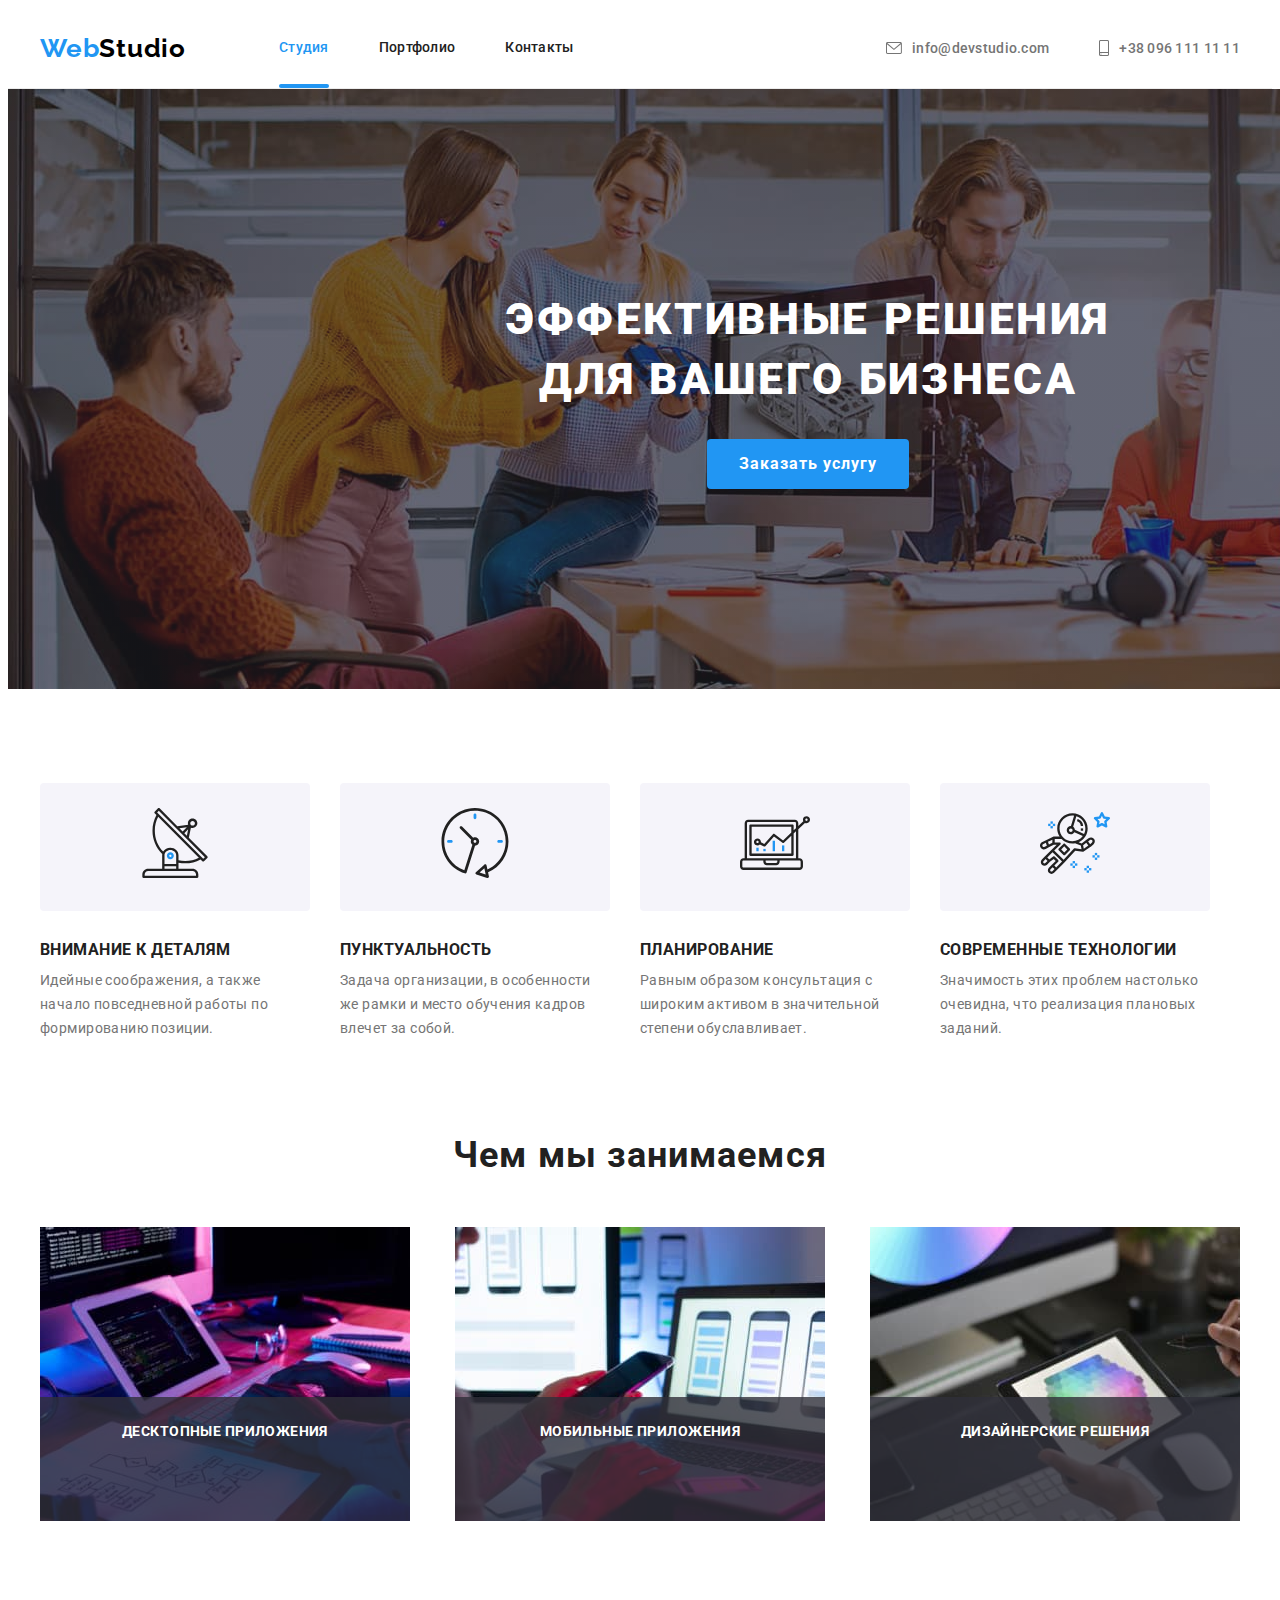
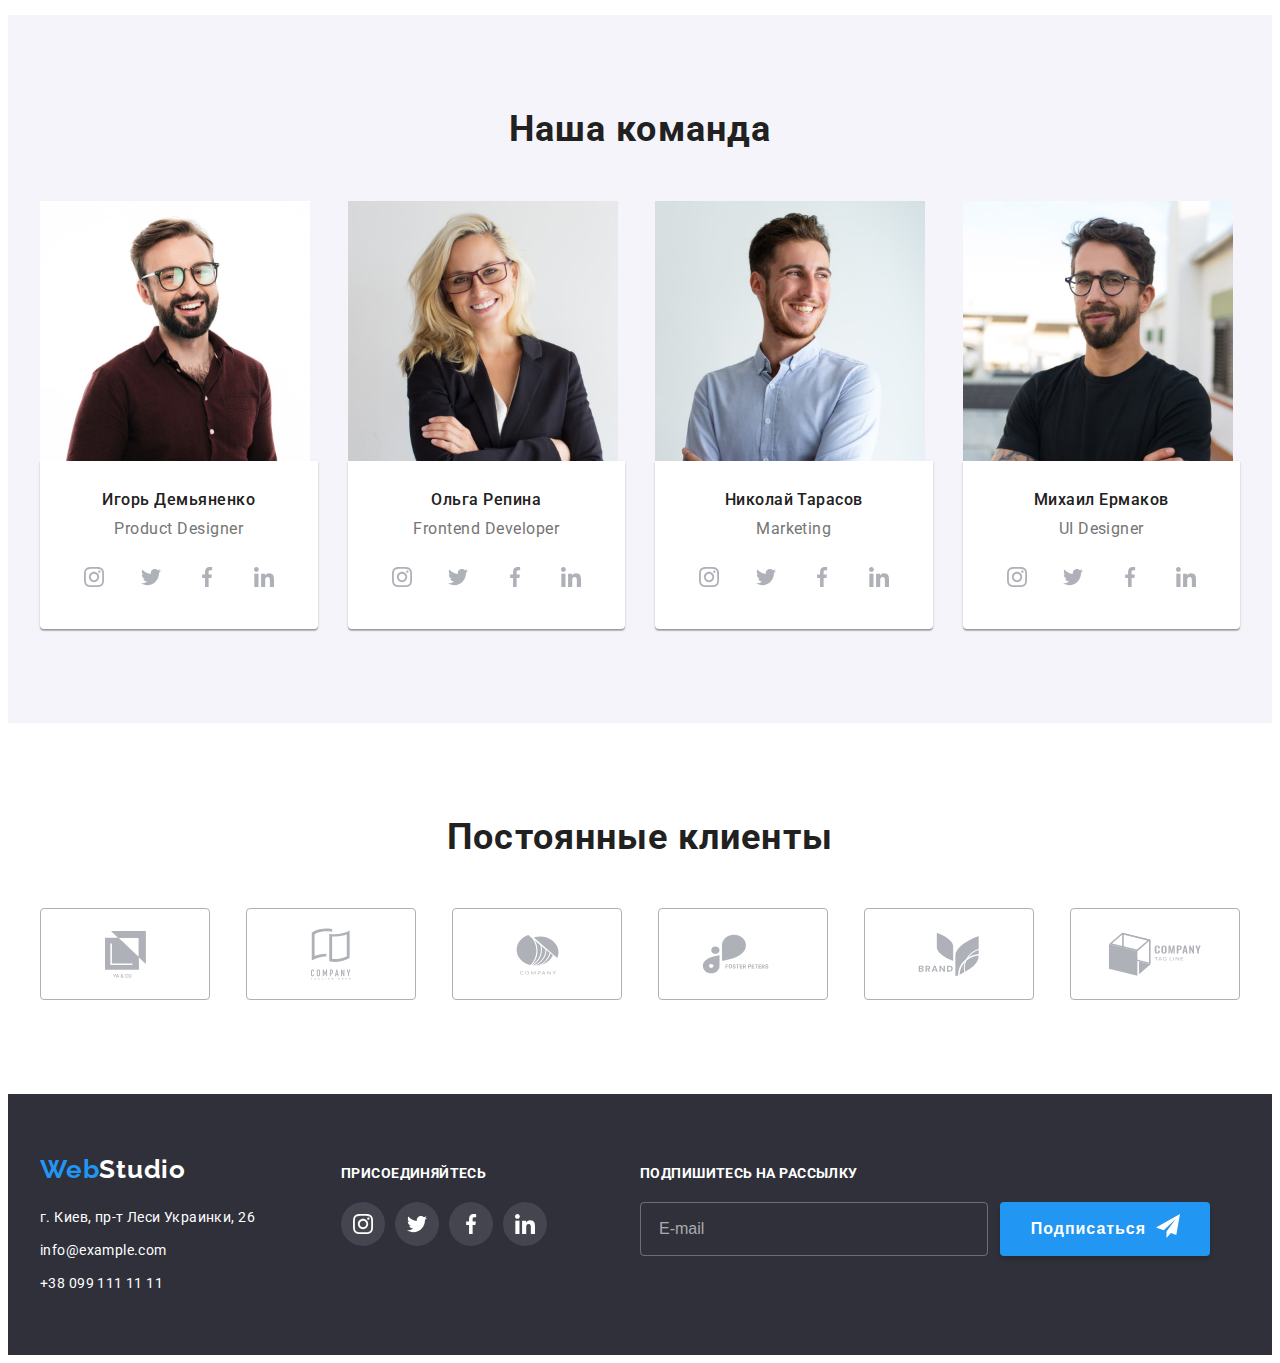
<file: index.html>
<!DOCTYPE html>
<html lang="ru">

<head>
  <meta charset="UTF-8" />
  <meta http-equiv="X-UA-Compatible" content="IE=edge" />
  <meta name="viewport" content="width=device-width, initial-scale=1.0" />
  <title lang="en">WebStudio</title>
  <link rel="preconnect" href="https://fonts.gstatic.com" />
  <link href="https://fonts.googleapis.com/css2?family=Raleway:wght@700&family=Roboto:wght@400;500;700;900&display=swap"
    rel="stylesheet" />
  <link rel="stylesheet" href="https://cdnjs.cloudflare.com/ajax/libs/modern-normalize/1.1.0/modern-normalize.min.css"
    integrity="sha512-wpPYUAdjBVSE4KJnH1VR1HeZfpl1ub8YT/NKx4PuQ5NmX2tKuGu6U/JRp5y+Y8XG2tV+wKQpNHVUX03MfMFn9Q=="
    crossorigin="anonymous" referrerpolicy="no-referrer" />
  <link rel="stylesheet" href="./css/styles.css" />
</head>

<body>
  <!--  Site header -->
  <header class="head">
    <div class="container header-container">
      <nav class="main-nav">
        <a class="logo link" lang="en" href="./index.html"><span class="accent">Web</span>Studio</a>
        <ul class="main-menu list">
          <li class="main-menu-item">
            <a class="link current" href="./index.html">Студия</a>
          </li>
          <li class="main-menu-item">
            <a class="link" href="./portfolio.html">Портфолио</a>
          </li>
          <li class="main-menu-item">
            <a class="link" href="#">Контакты</a>
          </li>
        </ul>
      </nav>
      <ul class="header-contacts list">
        <li class="item">
          <a class="link" href="mailto:info@devstudio.com">
             <svg class="envelope" width="16" height="12">
            <use href="./images/sprite.svg#icon-envelope" ></use>
          </svg>
          info@devstudio.com</a>
        </li>
        <li class="item">
          <a class="link" href="tel:+380961111111">
             <svg class="smartphone" width="10" height="16">
            <use href="./images/sprite.svg#icon-smartphone" ></use>
          </svg>
          +38 096 111 11 11</a>
        </li>
      </ul>
    </div>
  </header>
  <main>
    <!-- Hero -->
    <section class="hero-section">
      <div class="container">
        <h1 class="hero-title">Эффективные решения для вашего бизнеса</h1>
        <button class="hero-button" type="button" data-modal-open>Заказать услугу</button>
      </div>
    </section>
    <section>
      <div class="container section">
        <h2 class="visually-hidden">Преимущества</h2>
        <ul class="benefits list">
          <li class="item">
            <div class=benefits-visualization>
           <svg class="benefits-visualization-pic" width="70" height="70">
              <use href="./images/sprite.svg#icon-attention_to_details"></use>
            </svg>
            </div>
            <h3 class="title">Внимание к деталям</h3>
            <p>
              Идейные соображения, а также начало повседневной работы по формированию позиции.
            </p>
          </li>
          <li class="item">
            <div class=benefits-visualization>
           <svg class="benefits-visualization-pic" width="70" height="70">
              <use href="./images/sprite.svg#icon-punctuality"></use>
            </svg>
            </div>
            <h3 class="title">Пунктуальность</h3>
            <p>
              Задача организации, в особенности же рамки и место обучения кадров влечет за собой.
            </p>
          </li>
          <li class="item">
            <div class=benefits-visualization>
           <svg class="benefits-visualization-pic" width="70" height="70">
              <use href="./images/sprite.svg#icon-planning"></use>
            </svg>
            </div>
            <h3 class="title">Планирование</h3>
            <p>
              Равным образом консультация с широким активом в значительной степени обуславливает.
            </p>
          </li>
          <li class="item">
            <div class=benefits-visualization>
           <svg class="benefits-visualization-pic" width="70" height="70">
              <use href="./images/sprite.svg#icon-modern_technologies"></use>
            </svg>
          </div>
            <h3 class="title">Современные технологии</h3>
            <p>Значимость этих проблем настолько очевидна, что реализация плановых заданий.</p>
          </li>
        </ul>
      </div>
    </section>
    <section>
      <div class="container about">
        <h2 class="section-title">Чем мы занимаемся</h2>
        <ul class="section-list list">
          <li class="section-list-img">
              <img src="./images/what_are_we_doing/box_1.jpg" alt="разработка с нуля" width="370" height="294" />
              <h3 class="section-list-overlay">Десктопные приложения</h3>
          </li>
          <li class="section-list-img">
            <img src="./images/what_are_we_doing/box_2.jpg" alt="разработка под мобильные приложения" width="370"
              height="294" />
              <h3 class="section-list-overlay">Мобильные приложения</h3>
          </li>
          <li class="section-list-img">
            <img src="./images/what_are_we_doing/box_3.jpg" alt="дизайн" width="370" height="294" />
            <h3 class="section-list-overlay">Дизайнерские решения</h3>
          </li>
        </ul>
      </div>
    </section>
    <section class="our-team-section">
      <div class="container section">
        <h2 class="section-title">Наша команда</h2>
        <ul class="team list">
          <li class="team-item">
            <img src="./images/our_team/product_designer.jpg" width="270" height="260" alt="Игорь Демьяненко" />
            <div class="our-team-member">
              <h3 class="team-member">Игорь Демьяненко</h3>
              <p class="position" lang="en">Product Designer</p>
              <ul class="social-list list">
                <li class="social-list-item">
                  <a href="#" class="social-list-item-link">
                    <svg class="social-list-icon" width="20" height="20">
                      <use href="./images/sprite.svg#icon-instagram"></use>
                    </svg>
                  </a>
                </li>
                <li class="social-list-item">
                  <a href="#" class="social-list-item-link">
                    <svg class="social-list-icon" width="20" height="20">
                      <use href="./images/sprite.svg#icon-twitter"></use>
                    </svg>
                  </a>
                </li>
                <li class="social-list-item">
                  <a href="#" class="social-list-item-link">
                    <svg class="social-list-icon" width="20" height="20">
                      <use href="./images/sprite.svg#icon-facebook"></use>
                    </svg>
                  </a>
                </li>
                <li class="social-list-item">
                  <a href="#" class="social-list-item-link">
                    <svg class="social-list-icon" width="20" height="20">
                      <use href="./images/sprite.svg#icon-linkedin"></use>
                    </svg>
                  </a>
                </li>
              </ul>
            </div>
          </li>
          <li class="team-item">
            <img src="./images/our_team/frontend_developer.jpg" width="270" height="260" alt="Ольга Репина" />
            <div class="our-team-member">
              <h3 class="team-member">Ольга Репина</h3>
              <p class="position" lang="en">Frontend Developer</p>
              <ul class="social-list list">
                <li class="social-list-item">
                  <a href="#" class="social-list-item-link">
                    <svg class="social-list-icon" width="20" height="20">
                      <use href="./images/sprite.svg#icon-instagram"></use>
                    </svg>
                  </a>
                </li>
                <li class="social-list-item">
                  <a href="#" class="social-list-item-link">
                    <svg class="social-list-icon" width="20" height="20">
                      <use href="./images/sprite.svg#icon-twitter"></use>
                    </svg>
                  </a>
                </li>
                <li class="social-list-item">
                  <a href="#" class="social-list-item-link">
                    <svg class="social-list-icon" width="20" height="20">
                      <use href="./images/sprite.svg#icon-facebook"></use>
                    </svg>
                  </a>
                </li>
                <li class="social-list-item">
                  <a href="#" class="social-list-item-link">
                    <svg class="social-list-icon" width="20" height="20">
                      <use href="./images/sprite.svg#icon-linkedin"></use>
                    </svg>
                  </a>
                </li>
              </ul>
            </div>
          </li>
          <li class="team-item">
            <img src="./images/our_team/marketing.jpg" width="270" height="260" alt="Николай Тарасов" />
            <div class="our-team-member">
              <h3 class="team-member">Николай Тарасов</h3>
              <p class="position" lang="en">Marketing</p>
              <ul class="social-list list">
                <li class="social-list-item">
                  <a href="#" class="social-list-item-link">
                    <svg class="social-list-icon" width="20" height="20">
                      <use href="./images/sprite.svg#icon-instagram"></use>
                    </svg>
                  </a>
                </li>
                <li class="social-list-item">
                  <a href="#" class="social-list-item-link">
                    <svg class="social-list-icon" width="20" height="20">
                      <use href="./images/sprite.svg#icon-twitter"></use>
                    </svg>
                  </a>
                </li>
                <li class="social-list-item">
                  <a href="#" class="social-list-item-link">
                    <svg class="social-list-icon" width="20" height="20">
                      <use href="./images/sprite.svg#icon-facebook"></use>
                    </svg>
                  </a>
                </li>
                <li class="social-list-item">
                  <a href="#" class="social-list-item-link">
                    <svg class="social-list-icon" width="20" height="20">
                      <use href="./images/sprite.svg#icon-linkedin"></use>
                    </svg>
                  </a>
                </li>
              </ul>
            </div>
          </li>
          <li class="team-item">
            <img src="./images/our_team/ui_designer.jpg" width="270" height="260" alt="Михаил Ермаков" />
            <div class="our-team-member">
              <h3 class="team-member">Михаил Ермаков</h3>
              <p class="position" lang="en">UI Designer</p>
              <ul class="social-list list">
                <li class="social-list-item">
                  <a href="#" class="social-list-item-link">
                    <svg class="social-list-icon" width="20" height="20">
                      <use href="./images/sprite.svg#icon-instagram"></use>
                    </svg>
                  </a>
                </li>
                <li class="social-list-item">
                  <a href="#" class="social-list-item-link">
                    <svg class="social-list-icon" width="20" height="20">
                      <use href="./images/sprite.svg#icon-twitter"></use>
                    </svg>
                  </a>
                </li>
                <li class="social-list-item">
                  <a href="#" class="social-list-item-link">
                    <svg class="social-list-icon" width="20" height="20">
                      <use href="./images/sprite.svg#icon-facebook"></use>
                    </svg>
                  </a>
                </li>
                <li class="social-list-item">
                  <a href="#" class="social-list-item-link">
                    <svg class="social-list-icon" width="20" height="20">
                      <use href="./images/sprite.svg#icon-linkedin"></use>
                    </svg>
                  </a>
                </li>
              </ul>
            </div>
          </li>
        </ul>
      </div>
    </section>
    <!--Regular customers-->
    <div class="container section">
      <h2 class="section-title">Постоянные клиенты</h2>
      <ul class="regular-customers list">
        <li class="regular-customers-item">
          <a href="#" class="regular-customers-item-link">
            <svg class="regular-customers-icon" width="41" height="47">
              <use href="./images/sprite.svg#icon-company_1"></use>
            </svg>
          </a>
        </li>
        <li class="regular-customers-item">
          <a href="#" class="regular-customers-item-link">
            <svg class="regular-customers-icon" width="40" height="52">
              <use href="./images/sprite.svg#icon-company_2"></use>
            </svg>
          </a>
        </li>
        <li class="regular-customers-item">
          <a href="#" class="regular-customers-item-link">
            <svg class="regular-customers-icon" width="43" height="41">
              <use href="./images/sprite.svg#icon-company_3"></use>
            </svg>
          </a>
        </li>
        <li class="regular-customers-item">
          <a href="#" class="regular-customers-item-link">
            <svg class="regular-customers-icon" width="87" height="40">
              <use href="./images/sprite.svg#icon-company_4"></use>
            </svg>
          </a>
        </li>
        <li class="regular-customers-item">
          <a href="#" class="regular-customers-item-link">
            <svg class="regular-customers-icon" width="62" height="45">
              <use href="./images/sprite.svg#icon-company_5"></use>
            </svg>
          </a>
        </li>
        <li class="regular-customers-item">
          <a href="#" class="regular-customers-item-link">
            <svg class="regular-customers-icon" width="94" height="44">
              <use href="./images/sprite.svg#icon-company_6"></use>
            </svg>
          </a>
        </li>
      </ul>
    </div>
    </section>
  </main>
  <!--Footer-->
  <footer class="footer">
    <section class="container footer-section-style">
      <div class="footer-section">
        <h2 class="visually-hidden">Контакты</h2>
        <a class="logo footer-logo link" lang="en" href="./index.html"><span class="accent">Web</span>Studio</a>
        <address>
          <ul class="address list">
            <li class="address-list">
              <a class="address-link link" href="https://goo.gl/maps/wh96AMnJQYNLFuH58" target="_blank"
                rel="noopener noreferer">г. Киев, пр-т Леси Украинки, 26</a>
            </li>
            <li class="address-list">
              <a class="address-link link" href="mailto:info@example.com">info@example.com</a>
            </li>
            <li class="address-list">
              <a class="address-link link" href="tel:+380991111111">+38 099 111 11 11</a>
            </li>
          </ul>
        </address>
      </div>
      <div class="join">
        <h2 class="join-to-us">присоединяйтесь</h2>
          <ul class="social-list list">
             <li class="social-list-item">
               <a href="#" class="social-list-item-link footer-item-link">
                 <svg class="social-list-icon" width="20" height="20">
                   <use href="./images/sprite.svg#icon-instagram"></use>
                 </svg>
               </a>
             </li>
             <li class="social-list-item">
               <a href="#" class="social-list-item-link footer-item-link">
                 <svg class="social-list-icon" width="20" height="20">
                   <use href="./images/sprite.svg#icon-twitter"></use>
                 </svg>
               </a>
             </li>
             <li class="social-list-item">
               <a href="#" class="social-list-item-link footer-item-link">
                 <svg class="social-list-icon" width="20" height="20">
                   <use href="./images/sprite.svg#icon-facebook"></use>
                 </svg>
               </a>
             </li>
             <li class="social-list-item">
               <a href="#" class="social-list-item-link footer-item-link">
                 <svg class="social-list-icon" width="20" height="20">
                   <use href="./images/sprite.svg#icon-linkedin"></use>
                 </svg>
               </a>
             </li>
           </ul>
      </div>
      <div class="subscribe">
        <h2 class="subscribe-title">Подпишитесь на рассылку</h2>
        <form class="mailing">
          <input type="email" class="subscribe-form-input" name="user-email" placeholder="E-mail" required />
          <button type="button" class="mailing-button">Подписаться
            <svg class="subscribe-social-list-icon" width="24" height="24">
              <use href="./images/sprite.svg#icon-form-send"></use>
            </svg>
          </button>
        </form>
      </div>
    </section>
  </footer>
  <div class="backdrop is-hidden"  data-modal>
    <div class="modal">
      <button type="button" class="close-button"  data-modal-close>
        <svg class="close-btn-icon" width="11" height="11">
          <use href="./images/sprite.svg#icon-close_btn"></use>
        </svg>
      </button>
      <!--Modal-form-->
    <form class="contact-form" action="#">
      <p class="contact-title">Оставьте свои данные, мы вам перезвоним</p>
      <label class="contact-form-label">
        Имя
       <span class="contact-form-input-wrapper">
          <input
          type="text"
          class="contact-form-input"
          name="user-name"
          pattern="[a-zA-Zа-яёА-ЯЁ]+"
          minlength="2"
          title="Имя должно содержать символы кирилицы или латиницы"
          required
        />
        <svg class="contact-form-icon" width="18" height="18"> 
          <use href="./images/sprite.svg#icon-person-black"></use>
        </svg>
       </span>
      </label>
      <label class="contact-form-label">
        Телефон
      <span class="contact-form-input-wrapper">
        <input type="tel" class="contact-form-input" name="user-phone" required
          pattern="[0-9]{3}-[0-9]{3}-[0-9]{2}-[0-9]{2}" title="096-000-00-00" />
        <svg class="contact-form-icon" width="18" height="18">
          <use href="./images/sprite.svg#icon-phone-black"></use>
        </svg>
      </span>
      </label>
      <label class="contact-form-label">
        Почта
        <span class="contact-form-input-wrapper">
          <input type="email" class="contact-form-input" name="user-email" required />
          <svg class="contact-form-icon" width="18" height="18">
            <use href="./images/sprite.svg#icon-email-black"></use>
          </svg>
        </span>
      </label>
      <label class="contact-form-label">
        Комментарий
        <textarea
          name="user-message"
          class="contact-form-message"
          placeholder="Введите текст"
        ></textarea>
      </label>
      <input type="checkbox" class="contact-form-checkbox visually-hidden" id="accept-policy" />
      <label for="accept-policy" class="contact-form-checkbox-label"
        >Соглашаюсь с рассылкой и принимаю&nbsp;
        <a href="#" class="contact-form-label-link">Условия договора</a>
      </label>

      <button type="button" class="contact-form-submit">Отправить</button>
    </form>
    </div>

  </div>
<form>  

  <script src="./js/modal.js"></script>
</body>

</html>
</file>
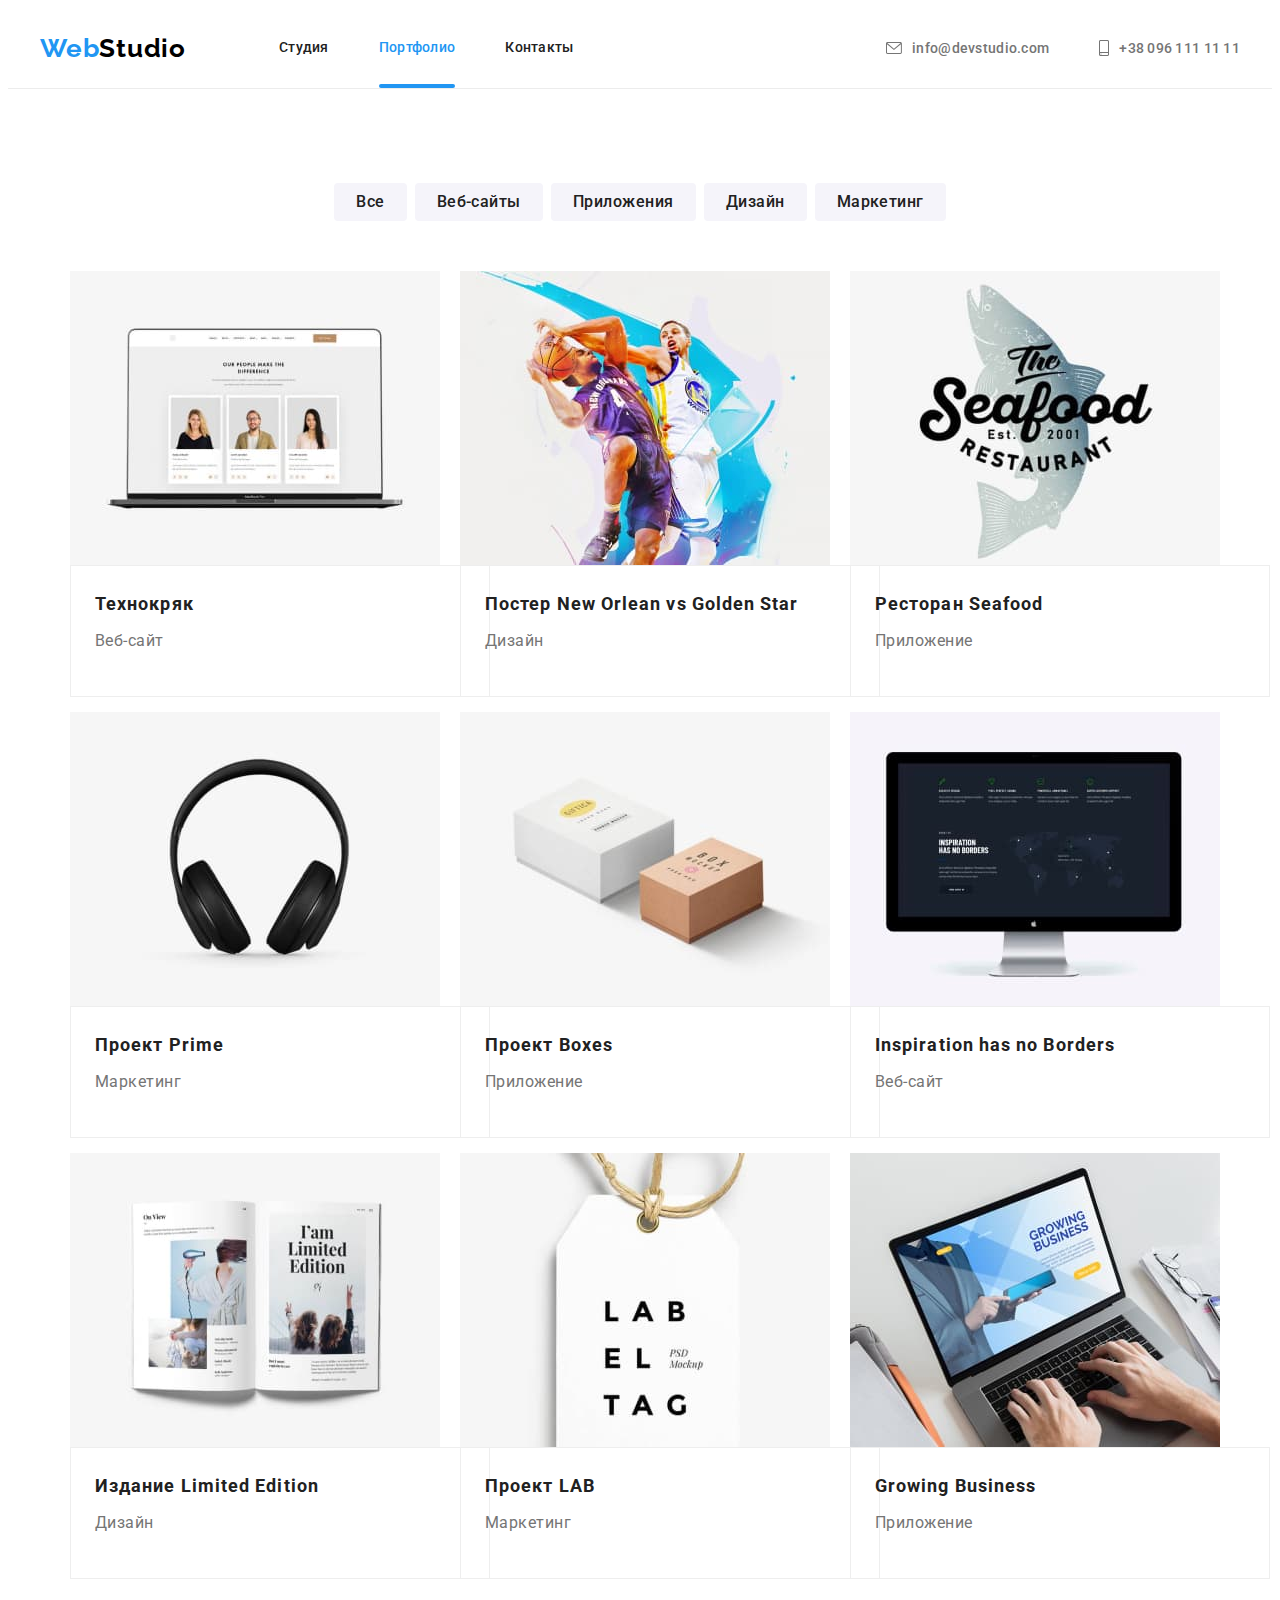
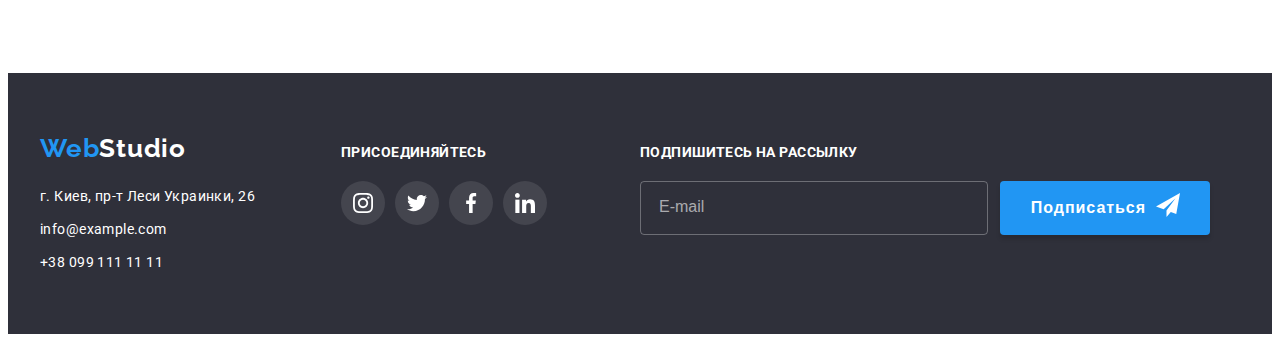
<file: portfolio.html>
<!DOCTYPE html>
<html lang="en">
  <head>
    <meta charset="UTF-8" />
    <meta http-equiv="X-UA-Compatible" content="IE=edge" />
    <meta name="viewport" content="width=device-width, initial-scale=1.0" />
    <title lang="en">WebStudio</title>
    <link rel="preconnect" href="https://fonts.gstatic.com" />
    <link
      href="https://fonts.googleapis.com/css2?family=Raleway:wght@700&family=Roboto:wght@400;500;700;900&display=swap"
      rel="stylesheet"
    />
    <link
      rel="stylesheet"
      href="https://cdnjs.cloudflare.com/ajax/libs/modern-normalize/1.1.0/modern-normalize.min.css"
      integrity="sha512-wpPYUAdjBVSE4KJnH1VR1HeZfpl1ub8YT/NKx4PuQ5NmX2tKuGu6U/JRp5y+Y8XG2tV+wKQpNHVUX03MfMFn9Q=="
      crossorigin="anonymous"
      referrerpolicy="no-referrer"
    />
    <link rel="stylesheet" href="./css/styles.css" />
  </head>

  <body>
    <!--  Site header -->
    <header class="head">
      <div class="container header-container">
        <nav class="main-nav">
          <a class="logo link" lang="en" href="./index.html"><span class="accent">Web</span>Studio</a>
          <ul class="main-menu list">
            <li class="main-menu-item">
              <a class="link" href="./index.html">Студия</a>
            </li>
            <li class="main-menu-item">
              <a class="link current" href="./portfolio.html">Портфолио</a>
            </li>
            <li class="main-menu-item">
              <a class="link" href="#">Контакты</a>
            </li>
          </ul>
        </nav>
      <ul class="header-contacts list">
        <li class="item">
          <a class="link" href="mailto:info@devstudio.com">
             <svg class="envelope" width="16" height="12">
            <use href="./images/sprite.svg#icon-envelope" ></use>
          </svg>
          info@devstudio.com</a>
        </li>
        <li class="item">
          <a class="link" href="tel:+380961111111">
             <svg class="smartphone" width="10" height="16">
            <use href="./images/sprite.svg#icon-smartphone" ></use>
          </svg>
          +38 096 111 11 11</a>
        </li>
      </ul>
      </div>
    </header>
    <main>
      <div class="container section">
        <h1 hidden>Portfolio</h1>
        <ul class="portfolio-nav list">
          <li class="nav-list"><button class="nav-list-button" type="button">Все</button></li>
          <li class="nav-list"><button class="nav-list-button" type="button">Веб-сайты</button></li>
          <li class="nav-list"><button class="nav-list-button" type="button">Приложения</button></li>
          <li class="nav-list"><button class="nav-list-button" type="button">Дизайн</button></li>
          <li class="nav-list"><button class="nav-list-button" type="button">Маркетинг</button></li>
        </ul>
        <ul class="item-list list">
          <li class="item-list-element">
            <a href="#" class="item-list-link link">
            <div class="item-list-img">
              <img
              src="./images/portfolio/img_01.jpg"
              alt="дизайн сайта на ноутбуке"
              width="370"
              height="294"
            />
            <p class="overlay">Технокряк это современная площадка распространения коронавируса. Компании используют эту платформу для цифрового шпионажа и атак на защищённые сервера конкурентов.</p>
            </div>
            <div class="item-text">
              <h2 class="porfolio-item">Технокряк</h2>
              <p class="porfolio-item-type">Веб-сайт</p>
            </div>
            </a>
          </li>
          <li class="item-list-element">
             <a href="#" class="item-list-link link">
            <div class="item-list-img">
              <img
              src="./images/portfolio/img_02.jpg"
              alt="два баскетболиста"
              width="370"
              height="294"
            />
            <p class="overlay">Технокряк это современная площадка распространения коронавируса. Компании используют эту платформу для цифрового шпионажа и атак на защищённые сервера конкурентов.</p>
            </div>
            <div class="item-text">
            <h2 class="porfolio-item">Постер New Orlean vs Golden Star</h2>
            <p class="porfolio-item-type">Дизайн</p>
            </div>
          </li>
          <li class="item-list-element">
             <a href="#" class="item-list-link link">
            <div class="item-list-img">
              <img
              src="./images/portfolio/img_03.jpg"
              alt="логотип ресторана"
              width="370"
              height="294"
            />
            <p class="overlay">Технокряк это современная площадка распространения коронавируса. Компании используют эту платформу для цифрового шпионажа и атак на защищённые сервера конкурентов.</p>
            </div>
          <div class="item-text">  
            <h2 class="porfolio-item">Ресторан Seafood</h2>
            <p class="porfolio-item-type">Приложение</p>
            </div>
          </li>
          <li class="item-list-element">
             <a href="#" class="item-list-link link">
            <div class="item-list-img">
              <img 
              src="./images/portfolio/img_04.jpg" 
              alt="наушники" 
              width="370"
              height="294" 
            />
            <p class="overlay">Технокряк это современная площадка распространения коронавируса. Компании используют эту платформу для цифрового шпионажа и атак на защищённые сервера конкурентов.</p>
            </div>
            <div class="item-text">
              <h2 class="porfolio-item">Проект Prime</h2>
               <p class="porfolio-item-type">Маркетинг</p>
            </div>
          </li>
          <li class="item-list-element">
             <a href="#" class="item-list-link link">
            <div class="item-list-img">
              <img src="./images/portfolio/img_05.jpg" 
              alt="боксы" 
              width="370" 
              height="294" 
             />
            <p class="overlay">Технокряк это современная площадка распространения коронавируса. Компании используют эту платформу для цифрового шпионажа и атак на защищённые сервера конкурентов.</p>
            </div>
            <div class="item-text">
              <h2 class="porfolio-item">Проект Boxes</h2>
              <p class="porfolio-item-type">Приложение</p>
            </div>
          </li>
          <li class="item-list-element">
             <a href="#" class="item-list-link link">
            <div class="item-list-img">
              <img
              src="./images/portfolio/img_06.jpg"
              alt="монитор с сайтом"
              width="370"
              height="294"
            />
            <p class="overlay">Технокряк это современная площадка распространения коронавируса. Компании используют эту платформу для цифрового шпионажа и атак на защищённые сервера конкурентов.</p>
            </div>
            <div class="item-text">
            <h2 class="porfolio-item">Inspiration has no Borders</h2>
            <p class="porfolio-item-type">Веб-сайт</p>
            </div>
         </li>
          <li class="item-list-element">
             <a href="#" class="item-list-link link">
            <div class="item-list-img">
              <img src="./images/portfolio/img_07.jpg" 
              alt="книга" 
              width="370" 
              height="294"
            />
            <p class="overlay">Технокряк это современная площадка распространения коронавируса. Компании используют эту платформу для цифрового шпионажа и атак на защищённые сервера конкурентов.</p>
            </div>
            <div class="item-text">
              <h2 class="porfolio-item">Издание Limited Edition</h2>
              <p class="porfolio-item-type">Дизайн</p>
            </div>
          </li>
            <li class="item-list-element">
               <a href="#" class="item-list-link link">
            <div class="item-list-img">
              <img
              src="./images/portfolio/img_08.jpg"
              alt="подвеска с лого"
              width="370"
              height="294"
            />
            <p class="overlay">Технокряк это современная площадка распространения коронавируса. Компании используют эту платформу для цифрового шпионажа и атак на защищённые сервера конкурентов.</p>
            </div>
            <div class="item-text">
            <h2 class="porfolio-item">Проект LAB</h2>
            <p class="porfolio-item-type">Маркетинг</p>
            </div>
          </li>
          <li class="item-list-element">
             <a href="#" class="item-list-link link">
            <div class="item-list-img">
            <img
              src="./images/portfolio/img_09.jpg"
              alt="ноутбук с приложением"
              width="370"
              height="294"
            />
            <p class="overlay">Технокряк это современная площадка распространения коронавируса. Компании используют эту платформу для цифрового шпионажа и атак на защищённые сервера конкурентов.</p>
            </div>
            <div class="item-text">
            <h2 class="porfolio-item">Growing Business</h2>
            <p class="porfolio-item-type">Приложение</p>
            </li>
          </li>
        </ul>
      </div>
    </main>

    <!--Footer-->
     <footer class="footer">
    <section class="container footer-section-style">
      <div class="footer-section">
        <h2 hidden>Контакты</h2>
        <a class="logo footer-logo link" lang="en" href="./index.html"><span class="accent">Web</span>Studio</a>
        <address>
          <ul class="address list">
            <li class="address-list">
              <a class="address-link link" href="https://goo.gl/maps/wh96AMnJQYNLFuH58" target="_blank"
                rel="noopener noreferer">г. Киев, пр-т Леси Украинки, 26</a>
            </li>
            <li class="address-list">
              <a class="address-link link" href="mailto:info@example.com">info@example.com</a>
            </li>
            <li class="address-list">
              <a class="address-link link" href="tel:+380991111111">+38 099 111 11 11</a>
            </li>
          </ul>
        </address>
      </div>
      <div class="join">
        <h2 class="join-to-us">присоединяйтесь</h2>
          <ul class="social-list list">
             <li class="social-list-item">
               <a href="#" class="social-list-item-link footer-item-link">
                 <svg class="social-list-icon" width="20" height="20">
                   <use href="./images/sprite.svg#icon-instagram"></use>
                 </svg>
               </a>
             </li>
             <li class="social-list-item">
               <a href="#" class="social-list-item-link footer-item-link">
                 <svg class="social-list-icon" width="20" height="20">
                   <use href="./images/sprite.svg#icon-twitter"></use>
                 </svg>
               </a>
             </li>
             <li class="social-list-item">
               <a href="#" class="social-list-item-link footer-item-link">
                 <svg class="social-list-icon" width="20" height="20">
                   <use href="./images/sprite.svg#icon-facebook"></use>
                 </svg>
               </a>
             </li>
             <li class="social-list-item">
               <a href="#" class="social-list-item-link footer-item-link">
                 <svg class="social-list-icon" width="20" height="20">
                   <use href="./images/sprite.svg#icon-linkedin"></use>
                 </svg>
               </a>
             </li>
           </ul>
      </div>
      <div class="subscribe">
      <h2 class="subscribe-title">Подпишитесь на рассылку</h2>
      <form class="mailing">
        <input type="email" class="subscribe-form-input" name="user-email" placeholder="E-mail" required />
     <button type="button" class="mailing-button">Подписаться
      <svg class="subscribe-social-list-icon" width="24" height="24">
        <use href="./images/sprite.svg#icon-form-send"></use>
      </svg>
     </button>
      </form>
      </div>
    </section>
  </footer>
  </body>
</html>
</file>
<file: css/styles.css>
:root {
  --main-font: Roboto, sans-serif;
  --secondary-font: 'Raleway', sans-serif;
  --subtitle-weight: 700;
  --accent-color: #2196f3;
  --text-color: #757575;
  --secondary-text-color: #ffffff;
  --subtitle-color: #212121;
  --bcg-color: #2f303a;
  --timing-function: cubic-bezier(0.4, 0, 0.2, 1);
}
body {
  color: var(--text-color);
  font-family: var(--main-font);
  font-size: 14px;
}
h1,
h2,
h3,
h4,
h5,
h6,
p {
  margin-top: 0;
  margin-bottom: 0;
}
ul,
ol {
  margin-top: 0;
  margin-bottom: 0;
  padding-left: 0;
}
img {
  display: block;
}
.list {
  padding: 0;
  margin: 0;
  list-style: none;
}
.link {
  text-decoration: none;
}
.container {
  width: 1200px;
  margin: 0 auto;
  padding-left: 15px;
  padding-right: 15px;
}
.section {
  padding-top: 94px;
  padding-bottom: 94px;
}
.visually-hidden {
  position: absolute !important;
  clip: rect(1px 1px 1px 1px); /* IE6, IE7 */
  clip: rect(1px, 1px, 1px, 1px);
  padding: 0 !important;
  border: 0 !important;
  height: 1px !important;
  width: 1px !important;
  overflow: hidden;
}
/* ================ Site header ================== */
.head {
  border-bottom: 1px solid #ececec;
}
.header-container {
  display: flex;
  align-items: center;
  margin-top: 0;
  margin-bottom: 0;
  padding-top: 0;
  padding-bottom: 0;
}
.main-nav {
  display: flex;
  align-items: center;
}
.logo {
  font-family: var(--secondary-font);
  font-weight: var(--subtitle-weight);
  font-size: 26px;
  line-height: 1.19;
  letter-spacing: 0.03em;
  color: #000000;
}
.accent {
  color: var(--accent-color);
}
.main-menu {
  display: flex;
  margin-left: 93px;
}
.main-menu .main-menu-item:not(:last-child) {
  margin-right: 50px;
}
.main-menu .link {
  display: block;
  padding-top: 32px;
  padding-bottom: 32px;

  position: relative;

  font-weight: 500;
  line-height: 1.14;
  letter-spacing: 0.02em;
  color: var(--subtitle-color);
}

/* opacity: 0; */

.main-menu .link.current {
  color: var(--accent-color);
}
.main-menu .link.current::after {
  content: '';
  position: absolute;
  bottom: 0;
  display: block;
  width: 100%;
  height: 4px;
  border-radius: 2px;
  background-color: var(--accent-color);
}
.header-contacts {
  display: flex;
  margin-left: auto;
}
.header-contacts .item + .item {
  margin-left: 50px;
}
.header-contacts .link {
  display: flex;
  align-items: center;
  font-weight: 500;
  line-height: 16px;
  letter-spacing: 0.02em;
  color: var(--text-color);
  transition: color 250ms cubic-bezier(0.4, 0, 0.2, 1);
}
.header-contacts .link:hover,
.header-contacts .link:focus {
  color: var(--accent-color);
}
.envelope,
.smartphone {
  margin-right: 10px;
  fill: currentColor;
}

/* ================  Hero  ================== */
.hero-section {
  /* background: var(--bcg-color);*/
  padding-top: 200px;
  padding-bottom: 200px;
  background-image: linear-gradient(rgba(47, 48, 58, 0.4), rgba(47, 48, 58, 0.4)),
    url('../images/hero/hero_bcg.jpg');
  background-size: cover;
  background-repeat: no-repeat;
  background-position: 50% 50%;
  width: 1600px;
  margin: 0 auto;
}

.hero-title {
  margin-bottom: 30px;
  margin-left: auto;
  margin-right: auto;
  font-weight: 900;
  max-width: 696px;
  font-size: 44px;
  line-height: 60px;
  text-align: center;
  letter-spacing: 0.06em;
  text-transform: uppercase;
  color: var(--secondary-text-color);
}
.hero-button {
  display: inline-block;
  border-radius: 4px;
  padding: 10px 32px;
  min-width: 200px;
  text-align: center;

  font-weight: var(--subtitle-weight);
  font-size: 16px;
  line-height: 1.87;
  letter-spacing: 0.06em;
  background-color: var(--accent-color);
  color: var(--secondary-text-color);
  display: block;
  margin: 0 auto;
  font-family: inherit;
  cursor: pointer;
  border: none;
}
/* ================ Benefits ================== */
.benefits {
  display: flex;
}
.benefits-visualization-pic {
  margin: 25px 100px;
  fill: #afb1b8;
}
.benefits-visualization {
  background: #f5f4fa;
  border-radius: 4px;
  margin-bottom: 30px;
}
.benefits .item {
  width: 270px;
  font-size: 14px;
  line-height: 1.71;
  letter-spacing: 0.03em;
}

.benefits .item + .item {
  margin-left: 30px;
}
.benefits .title {
  padding: 0;
  margin-top: 0;
  margin-bottom: 10px;
  font-weight: var(--subtitle-weight);
  line-height: 1.14;
  letter-spacing: 0.03em;
  text-transform: uppercase;
  color: var(--subtitle-color);
}
/* ================ What-are-we-doing ================== */
.about {
  padding-top: 0;
  padding-bottom: 94px;
}
.section-title {
  margin-bottom: 50px;
  font-weight: var(--subtitle-weight);
  font-size: 36px;
  line-height: 1.16;
  text-align: center;
  letter-spacing: 0.03em;
  color: var(--subtitle-color);
}
.section-list {
  display: flex;
  justify-content: space-between;
}
.section-list-img {
  position: relative;
}
.section-list-overlay {
  position: absolute;
  bottom: 0;
  width: 100%;
  height: 70px;
  padding-top: 27px;
  padding-bottom: 27px;
  font-size: 14px;
  line-height: 1.14;
  text-align: center;
  letter-spacing: 0.03em;
  text-transform: uppercase;
  color: #ffffff;
  background-color: rgba(47, 48, 58, 0.8);
}

/* ================ Our team section ================== */
.our-team-section {
  margin-top: 0;
  margin-bottom: 0;
  background-color: #f5f4fa;
  margin: 0 auto;
}
.our-team-member {
  padding: 30px 32px;
  background: #ffffff;
  box-shadow: 0px 1px 3px rgba(0, 0, 0, 0.12), 0px 1px 1px rgba(0, 0, 0, 0.14),
    0px 2px 1px rgba(0, 0, 0, 0.2);
  border-radius: 0px 0px 4px 4px;
}
.team-member {
  margin-bottom: 10px;
  font-weight: 500;
  font-size: 16px;
  line-height: 1.18;
  text-align: center;
  letter-spacing: 0.03em;
  color: var(--subtitle-color);
}
.position {
  font-size: 16px;
  line-height: 1.18;
  letter-spacing: 0.03em;
  text-align: center;
  margin-bottom: 16px;
}
.team {
  display: flex;
  margin-left: -30px;
  margin-top: -30px;
}
.team-item {
  flex-basis: calc((100% - 120px) / 4);
  margin-left: 30px;
  margin-top: 30px;
}
.social-list {
  display: flex;
  justify-content: space-between;
}
.social-list-item-link {
  display: flex;
  align-items: center;
  justify-content: center;
  width: 44px;
  height: 44px;
  border-radius: 50%;
  fill: #afb1b8;
  background-color: #ffffff;
  transition: background-color 250ms cubic-bezier(0.4, 0, 0.2, 1),
    fill 250ms cubic-bezier(0.4, 0, 0.2, 1);
}

.social-list-item-link:hover,
.social-list-item-link:focus {
  background-color: #2196f3;
  fill: var(--secondary-text-color);
}
/* ================ Regular customers ================== */
.regular-customers {
  display: flex;
  justify-content: space-between;
}
.regular-customers-item-link {
  display: flex;
  align-items: center;
  justify-content: center;
  padding: 16px 32px;
  width: 170px;
  height: 92px;
  border: 1px solid #afb1b8;
  box-sizing: border-box;
  border-radius: 4px;
  fill: #afb1b8;
  transition: fill 250ms cubic-bezier(0.4, 0, 0.2, 1), border 250ms cubic-bezier(0.4, 0, 0.2, 1);
}
.regular-customers-item-link:hover,
.regular-customers-item-link:focus {
  fill: #2196f3;
  border: 1px solid #2196f3;
}
/* ================ Footer ================== */
.footer {
  background: var(--bcg-color);
  padding-top: 60px;
  padding-bottom: 60px;
}

.footer-section-style {
  display: flex;
  align-items: baseline;
}
.footer-section {
  width: 231px;
}
.footer-logo {
  display: block;
  color: var(--secondary-text-color);
  margin-bottom: 20px;
}
.address-link {
  display: block;
  font-style: normal;
  line-height: 24px;
  letter-spacing: 0.03em;
  color: var(--secondary-text-color);
  transition: color 250ms cubic-bezier(0.4, 0, 0.2, 1);
}
.address .link:hover,
.address .link:focus {
  color: rgba(255, 255, 255, 0.6);
}
/*.main-menu .main-menu-item:not(:last-child) {
  margin-right: 50px;*/
.address-list:not(:last-child) {
  margin-bottom: 9px;
}
.join {
  margin-left: 70px;
  width: 206px;
}
.join-to-us {
  font-weight: bold;
  font-size: 14px;
  line-height: 1.14;
  letter-spacing: 0.03em;
  text-transform: uppercase;
  color: var(--secondary-text-color);
  margin-bottom: 20px;
}
.footer-item-link {
  background-color: rgba(255, 255, 255, 0.1);
  fill: var(--secondary-text-color);
  transition: background-color 250ms cubic-bezier(0.4, 0, 0.2, 1),
    fill 250ms cubic-bezier(0.4, 0, 0.2, 1);
}
.subscribe {
  margin-left: 93px;
  width: 570px;
}
.subscribe-title {
  font-weight: bold;
  font-size: 14px;
  line-height: 1.14;
  letter-spacing: 0.03em;
  text-transform: uppercase;
  color: #ffffff;
  margin-bottom: 20px;
}
.mailing {
  display: flex;
}
.subscribe-form-input {
  width: 100%;
  margin-right: 12px;
  background-color: inherit;
  color: #ffffff;
  border: 1px solid rgba(255, 255, 255, 0.3);
  box-sizing: border-box;
  border-radius: 4px;

  outline: none;
}
.subscribe-form-input::placeholder {
  color: rgba(255, 255, 255, 0.6);
  font-size: 16px;
  line-height: 1.25;
  padding-left: 16px;
  padding-top: 15px;
  padding-bottom: 15px;
}
.mailing-button {
  display: flex;
  border-color: transparent;
  font-weight: bold;
  font-size: 16px;
  line-height: 1.87;
  padding: 10px 28px 10px 29px;
  margin: 0 auto;
  cursor: pointer;
  color: #ffffff;
  background: var(--accent-color);
  box-shadow: 0px 4px 4px rgba(0, 0, 0, 0.15);
  border-radius: 4px;
  letter-spacing: 0.06em;
}
.subscribe-social-list-icon {
  margin-left: 10px;
}

/* ================ Portfolio page ================== */
.portfolio-nav {
  display: flex;
  justify-content: center;
}
.nav-list-button {
  display: inline-block;
  padding: 6px 22px;
  height: 38px;
  margin-bottom: 50px;
  font-weight: 500;
  font-size: 16px;
  line-height: 1.6;
  letter-spacing: 0.03em;
  font-family: inherit;
  cursor: pointer;
  color: var(--subtitle-color);
  background-color: #f5f4fa;
  border-radius: 4px;
  border: none;
  transition: color 250ms cubic-bezier(0.4, 0, 0.2, 1),
    background-color 250ms cubic-bezier(0.4, 0, 0.2, 1),
    box-shadow 250ms cubic-bezier(0.4, 0, 0.2, 1);
}
.nav-list-button:hover,
.nav-list-button:focus {
  background-color: var(--accent-color);
  color: var(--secondary-text-color);
  box-shadow: 0px 3px 1px rgba(0, 0, 0, 0.1), 0px 1px 2px rgba(0, 0, 0, 0.08),
    0px 2px 2px rgba(0, 0, 0, 0.12);
}
.selected {
  background-color: var(--accent-color);
  color: var(--secondary-text-color);
  margin-left: 0px;
}
.nav-list:not(:first-child) {
  margin-left: 8px;
}
.porfolio-item {
  margin-bottom: 4px;
  font-weight: var(--subtitle-weight);
  font-size: 18px;
  line-height: 2;
  letter-spacing: 0.06em;
  color: var(--subtitle-color);
}
.porfolio-item-type {
  margin-bottom: 20px;
  font-size: 16px;
  line-height: 1.87;
  letter-spacing: 0.03em;
  color: var(--text-color);
}
.item-list {
  display: flex;
  flex-wrap: wrap;
  margin-top: -15px;
  margin-left: 15px;
}
.item-list-element {
  flex-basis: calc((100% - 60px) / 3);
  width: 370px;
  margin-top: 15px;
  margin-left: 15px;
  transition: box-shadow 250ms cubic-bezier(0.4, 0, 0.2, 1);
}
.item-list-element:nth-child(3n) {
  margin-right: 0;
}
.item-list-element:nth-last-child(-n + 3) {
  margin-bottom: 0;
}
.item-text {
  padding: 20px 24px;
  border: 1px solid #eeeeee;
  width: 370px;
}
.item-list-element:hover,
.item-list-element:focus {
  box-sizing: border-box;
  box-shadow: 0px 1px 1px rgba(0, 0, 0, 0.12), 0px 4px 4px rgba(0, 0, 0, 0.06),
    1px 4px 6px rgba(0, 0, 0, 0.16);
}
.item-list-link {
  display: block;
}
.item-list-img {
  position: relative;
  overflow: hidden;
}
.overlay {
  position: absolute;
  top: 0;
  left: 0;
  width: 100%;
  height: 100%;
  background: rgba(33, 150, 243, 0.9);
  color: #ffffff;
  overflow: auto;
  padding: 63px 24px;
  font-size: 18px;
  line-height: 1.56;
  letter-spacing: 0.03em;
  transform: translateY(100%);
  transition: transform 250ms cubic-bezier(0.4, 0, 0.2, 1);
}
.item-list-link:hover .overlay,
.item-list-link:focus .overlay {
  transform: translateY(0%);
}
/* ========Backdrop=========*/
.backdrop {
  position: fixed;
  top: 0;
  left: 0;
  width: 100vw;
  height: 100vh;
  background-color: rgba(0, 0, 0, 0.2);
  transition: opacity 250ms cubic-bezier(0.4, 0, 0.2, 1),
    visibility 250ms cubic-bezier(0.4, 0, 0.2, 1);
}
.modal {
  position: absolute;
  left: 50%;
  top: 50%;
  width: 528px;
  height: 580px;
  transform: translate(-50%, -50%);
  background-color: #ffffff;
  box-shadow: 0px 1px 3px rgba(0, 0, 0, 0.12), 0px 1px 1px rgba(0, 0, 0, 0.14),
    0px 2px 1px rgba(0, 0, 0, 0.2);
  border-radius: 4px;
  padding: 40px 39px 40px 41px;
}
.close-button {
  display: flex;
  align-items: center;
  justify-content: center;
  width: 30px;
  height: 30px;
  position: absolute;
  top: 8px;
  right: 8px;
  border-radius: 50%;
  border: 1px solid rgba(0, 0, 0, 0.1);
  background-color: transparent;
  cursor: pointer;
  padding: 0;
  padding: 6px;
  box-sizing: border-box;
}
.close-button:focus,
.close-button:hover {
  fill: var(--accent-color);
}
.is-hidden {
  opacity: 0;
  visibility: hidden;
  pointer-events: none;
}
/*______MODAL FORM__________*/
.contact-title {
  font-weight: 700;
  margin-bottom: 12px;
  font-size: 20px;
  line-height: 1.15;
  text-align: center;
  letter-spacing: 0.03em;
  color: #212121;
}
.contact-form {
  display: flex;
  flex-direction: column;
  min-height: 200px;
  margin: 0 auto;
}
.contact-form-label {
  position: relative;
  font-size: 12px;
  line-height: 1.16;
  letter-spacing: 0.01em;
  color: #757575;
  margin-bottom: 10px;
}
.contact-form-input-wrapper {
  position: relative;
  display: block;
  margin-top: 4px;
}
.contact-form-icon {
  position: absolute;
  top: 50%;
  left: 12px;
  transform: translateY(-50%);
}
.contact-form-input {
  width: 100%;
  height: 40px;
  border: 1px solid rgba(33, 33, 33, 0.2);
  border-radius: 4px;
  padding-left: 42px;
  transition: border-color 250ms cubic-bezier(0.4, 0, 0.2, 1),
    fill 250ms cubic-bezier(0.4, 0, 0.2, 1);
}
.contact-form-input:focus {
  outline: none;
  border-color: var(--accent-color);
}
.contact-form-input:focus + .contact-form-icon {
  fill: var(--accent-color);
}
.contact-form-message {
  width: 100%;
  height: 120px;
  border: 1px solid rgba(33, 33, 33, 0.2);
  border-radius: 4px;
  margin-top: 4px;
  margin-bottom: 20px;
  padding: 12px 16px;
  resize: none;
  transition: border-color 250ms cubic-bezier(0.4, 0, 0.2, 1);
}
.contact-form-message:focus {
  outline: none;
  border-color: var(--accent-color);
}
.contact-form-message::placeholder {
  color: rgba(117, 117, 117, 0.5);
}
.contact-form-checkbox-label {
  display: flex;
  align-items: center;
  font-size: 14px;
  line-height: 1.71px;
  letter-spacing: 0.03em;
  color: #757575;
  margin-bottom: 30px;
}

.contact-form-checkbox:focus + .contact-form-checkbox-label::before {
  border-color: var(--accent-color);
}
.contact-form-checkbox:checked + .contact-form-checkbox-label::before {
  background-image: url(../images/modal/icon_check.svg);
  background-color: var(--accent-color);
  background-size: 15px 14px;
  background-repeat: no-repeat;
  background-position: center;
  background-origin: padding-box;
  border: none;
}
.contact-form-checkbox-label::before {
  display: block;
  content: '';
  width: 16px;
  height: 15px;
  border: 1px solid #212121;
  cursor: pointer;
  margin-right: 7px;
}
.contact-form-label-link {
  color: var(--accent-color);
}
.contact-form-submit {
  display: block;
  border-color: transparent;
  font-weight: bold;
  font-size: 16px;
  line-height: 1.87;
  padding: 10px 55px 10px 56px;
  margin: 0 auto;
  cursor: pointer;
  color: #ffffff;
  background: #188ce8;
  box-shadow: 0px 4px 4px rgba(0, 0, 0, 0.15);
  border-radius: 4px;
  letter-spacing: 0.06em;
}
</file>
